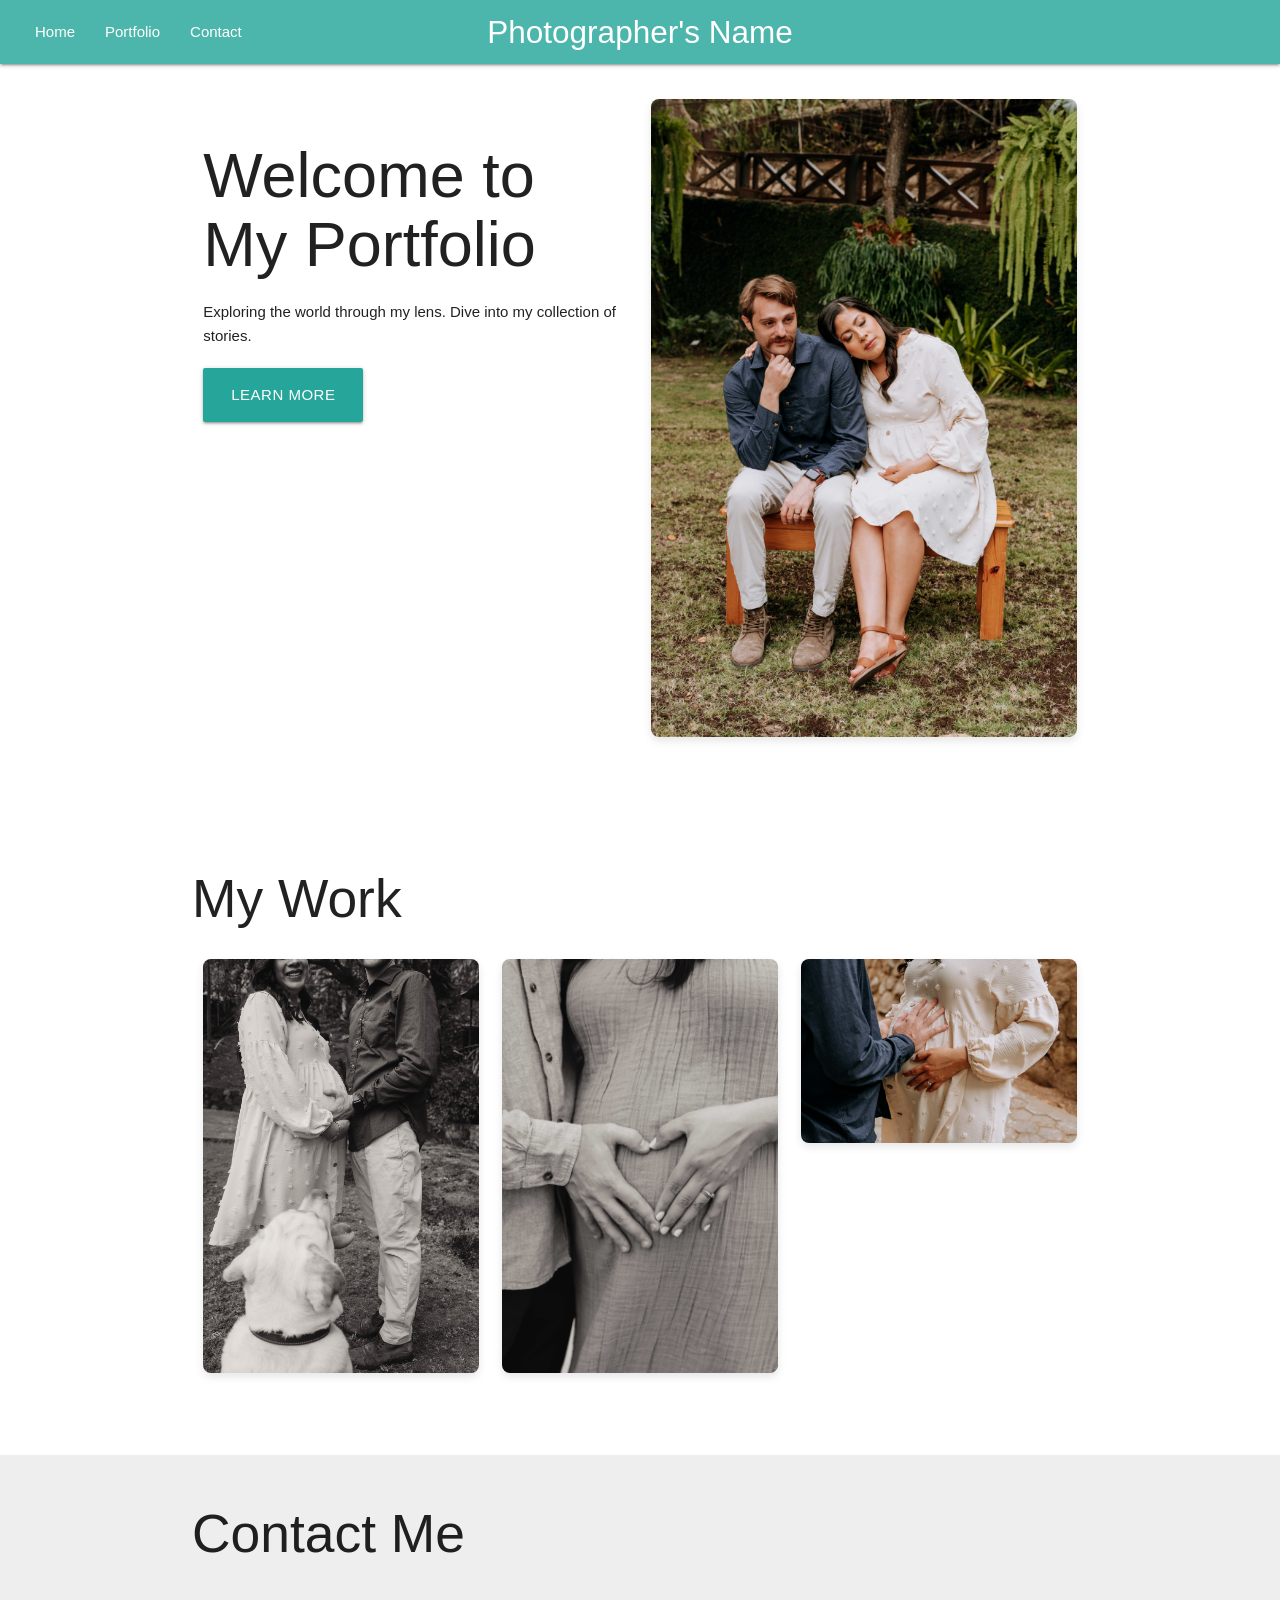
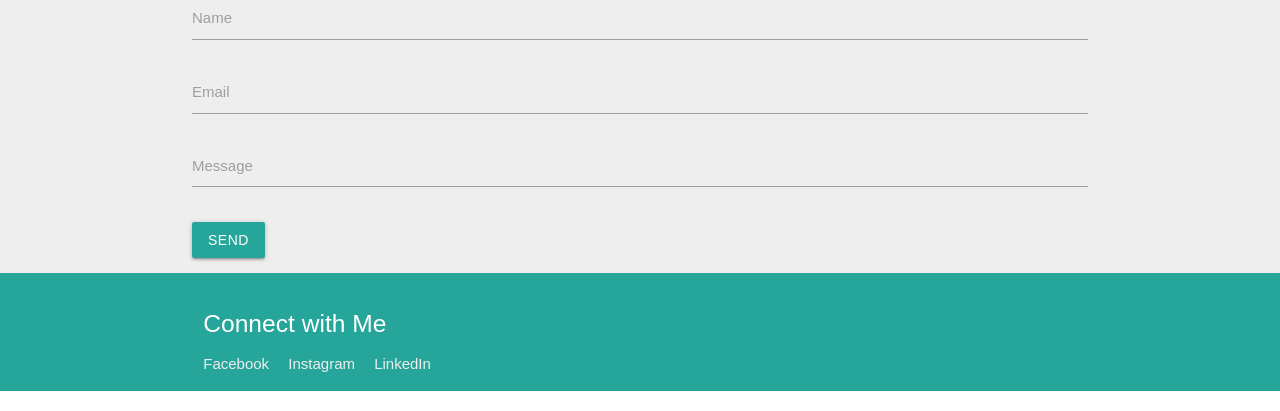
<file: index.html>
<!DOCTYPE html>
<html lang="en">
<head>
    <meta charset="UTF-8">
    <meta name="viewport" content="width=device-width, initial-scale=1.0">
    <title>Photographer's Portfolio</title>
    <link rel="stylesheet" href="https://cdnjs.cloudflare.com/ajax/libs/materialize/1.0.0/css/materialize.min.css">
    <link rel="stylesheet" href="/css/app.css">
    <script src="https://cdnjs.cloudflare.com/ajax/libs/materialize/1.0.0/js/materialize.min.js"></script>
</head>
<body>
<nav>
    <div class="nav-wrapper teal lighten-2">
        <a href="#" class="brand-logo center">Photographer's Name</a>
        <ul id="nav-mobile" class="left hide-on-med-and-down">
            <li><a href="#">Home</a></li>
            <li><a href="#">Portfolio</a></li>
            <li><a href="#">Contact</a></li>
        </ul>
    </div>
</nav>
<div class="section">
    <div class="container">
        <div class="row">
            <div class="col s12 m6">
                <h1>Welcome to My Portfolio</h1>
                <p>Exploring the world through my lens. Dive into my collection of stories.</p>
                <a class="waves-effect waves-light btn-large">Learn More</a>
            </div>
            <div class="col s12 m6">
                <img src="dummy-image-url.jpg" alt="Photographer's portrait" class="responsive-img">
            </div>
        </div>
    </div>
</div>
<div class="section">
    <div class="container">
        <h2>My Work</h2>
        <div class="row">
            <!-- Assuming three images for demonstration purposes -->
            <div class="col s12 m4">
                <img src="dummy-image-url1.jpg" alt="Sample work" class="responsive-img">
            </div>
            <div class="col s12 m4">
                <img src="dummy-image-url2.jpg" alt="Sample work" class="responsive-img">
            </div>
            <div class="col s12 m4">
                <img src="dummy-image-url3.jpg" alt="Sample work" class="responsive-img">
            </div>
        </div>
    </div>
</div>
<div class="section grey lighten-3">
    <div class="container">
        <h2>Contact Me</h2>
        <form action="#">
            <div class="input-field">
                <input id="name" type="text">
                <label for="name">Name</label>
            </div>
            <div class="input-field">
                <input id="email" type="email">
                <label for="email">Email</label>
            </div>
            <div class="input-field">
                <textarea id="message" class="materialize-textarea"></textarea>
                <label for="message">Message</label>
            </div>
            <button class="btn waves-effect waves-light" type="submit">Send</button>
        </form>
    </div>
</div>
<footer class="page-footer teal lighten-1">
    <div class="container">
        <div class="row">
            <div class="col s12">
                <h5 class="white-text">Connect with Me</h5>
                <ul>
                    <li><a class="grey-text text-lighten-3" href="#">Facebook</a></li>
                    <li><a class="grey-text text-lighten-3" href="#">Instagram</a></li>
                    <li><a class="grey-text text-lighten-3" href="#">LinkedIn</a></li>
                </ul>
            </div>
        </div>
    </div>
</footer>
</body>
</html>
</file>
<file: css/app.css>
body {
    font-family: 'Roboto', sans-serif;
    line-height: 1.6;
}

.container {
    max-width: 1200px;
}

.nav-wrapper {
    padding-left: 20px;
}

.brand-logo {
    font-size: 1.8rem;
}

.section {
    margin-top: 20px;
}

h1 {
    margin-bottom: 20px;
}

p {
    margin-bottom: 20px;
}

h2 {
    margin-bottom: 30px;
}

.responsive-img {
    margin-bottom: 20px;
    border-radius: 8px;
    box-shadow: 0 4px 8px rgba(0, 0, 0, 0.1);
}
.page-footer {
    padding-top: 20px;
}

.page-footer ul {
    list-style-type: none;
    padding: 0;
}

.page-footer ul li {
    display: inline-block;
    margin-right: 15px;
}

.input-field {
    margin-bottom: 20px;
}
</file>
